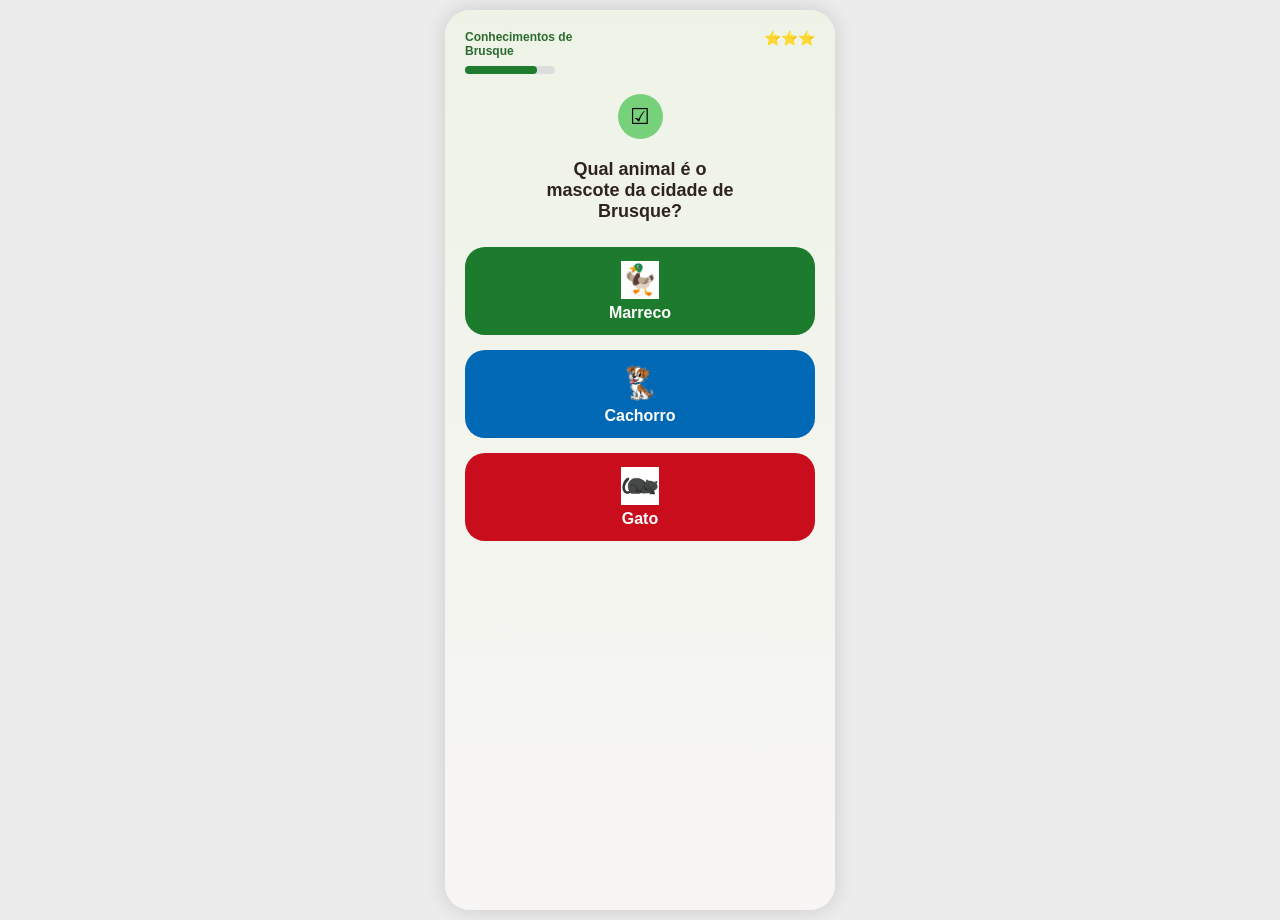
<file: perguntas/perg.html>
<!DOCTYPE html>
<html lang="pt-BR">
<head>
  <meta charset="UTF-8">
  <meta name="viewport" content="width=device-width, initial-scale=1.0">

  <link rel="stylesheet" href="../style.css">

  <title>Pergunta</title>
</head>
<body>

  <div class="celular">

    <div class="topo">

      <div>
        <p class="texto-topo">
          Conhecimentos de<br>Brusque
        </p>

        <div class="barra">
          <div class="progresso"></div>
        </div>
      </div>

      <div class="estrelas">⭐⭐⭐</div>

    </div>

    <div class="icone">☑</div>

    <h1>
      Qual animal é o<br>
      mascote da cidade de<br>
      Brusque?
    </h1>

    <div class="opcao verde">
      <img src="../img/marreco.png" alt="">
      <p>Marreco</p>
    </div>

    <div class="opcao azul">
      <img src="../img/cachorro.png" alt="">
      <p>Cachorro</p>
    </div>

    <div class="opcao vermelho">
      <img src="../img/gato.png" alt="">
      <p>Gato</p>
    </div>

  </div>

</body>
</html>
</file>
<file: style.css>
/* RESET */
*{
  margin:0;
  padding:0;
  box-sizing:border-box;
  font-family:Arial, Helvetica, sans-serif;
}

/* BODY */
body{
  background:#ececec;
  display:flex;
  justify-content:center;
  align-items:center;
  min-height:100vh;
  padding:10px;
}

/* CELULAR */
.celular{
  width:100%;
  max-width:390px;
  min-height:100vh;

  background:linear-gradient(to bottom, #eef3e7, #f7f5f4);

  border-radius:25px;
  overflow:hidden;
  position:relative;
  padding:20px;

  box-shadow:0 0 20px rgba(0,0,0,0.15);
}
/* ========================= */
/* TELA INICIAL */
/* ========================= */

.titulo{
  text-align:center;
  margin-top:10px;
}

.titulo h1{
  color:#17752c;
  font-size:48px;
  font-weight:900;
  line-height:50px;
}

.titulo h2{
  color:#0b5fa5;
  font-size:48px;
  font-weight:900;
}

.subtitulo{
  width:260px;
  margin:25px auto;
  padding:14px;
  background:#fff;
  border-radius:30px;
  text-align:center;
  font-size:18px;
  font-weight:bold;
  color:#4b3c2f;
  box-shadow:0 3px 10px rgba(0,0,0,0.08);
}

/* PERSONAGEM */
.area-personagem{
  width:250px;
  height:280px;
  margin:20px auto;
  display:flex;
  justify-content:center;
  align-items:center;
}

.area-personagem img{
  width:100%;
  height:100%;
  object-fit:contain;
}

/* BOTÃO */
.botao{
  width:280px;
  height:85px;
  margin:20px auto;
  background:#147224;
  border-radius:28px;
  color:#fff;
  font-size:28px;
  font-weight:900;
  display:flex;
  justify-content:center;
  align-items:center;
  gap:15px;
  cursor:pointer;
  box-shadow:0 10px 0 #0e5519;
  transition:.2s;
}

.botao:hover{
  transform:translateY(2px);
  box-shadow:0 7px 0 #0e5519;
}

.play{
  width:55px;
  height:55px;
  border-radius:50%;
  background:#fff;
  color:#147224;
  font-size:28px;
  font-weight:bold;
  display:flex;
  justify-content:center;
  align-items:center;
}

.texto-inferior{
  text-align:center;
  margin-top:25px;
  color:#8a8a8a;
  font-size:20px;
}

/* MENU */
.menu{
  width:100%;
  height:110px;
  background:#fff;
  position:absolute;
  bottom:0;
  left:0;
  border-radius:35px 35px 0 0;
  display:flex;
  justify-content:space-around;
  align-items:center;
  box-shadow:0 -5px 15px rgba(0,0,0,0.08);
}

.item-menu{
  text-align:center;
  color:#6aa1c7;
  font-size:18px;
  font-weight:bold;
}

.inicio{
  background:#147224;
  color:#fff;
  padding:18px 30px;
  border-radius:18px;
  margin-top:-35px;
  box-shadow:0 8px 15px rgba(20,114,36,0.3);
}

/* ========================= */
/* TELA DE PERGUNTAS */
/* ========================= */

.topo{
  display:flex;
  justify-content:space-between;
  align-items:flex-start;
}

.texto-topo{
  font-size:12px;
  color:#2c6b2f;
  font-weight:bold;
  margin-bottom:8px;
}

/* BARRA */
.barra{
  width:90px;
  height:8px;
  background:#ddd;
  border-radius:10px;
}

.progresso{
  width:80%;
  height:100%;
  background:#1f7b2d;
  border-radius:10px;
}

/* ESTRELAS */
.estrelas{
  font-size:14px;
  color:gold;
}

/* ÍCONE */
.icone{
  width:45px;
  height:45px;
  background:#77d17b;
  border-radius:50%;
  margin:20px auto;
  display:flex;
  justify-content:center;
  align-items:center;
  font-size:22px;
}

/* TÍTULO PERGUNTA */
h1{
  text-align:center;
  font-size:18px;
  color:#2f241d;
  margin-bottom:25px;
}

/* OPÇÕES */
.opcao{
  width:100%;
  height:88px;
  border-radius:20px;
  margin-bottom:15px;
  color:#fff;
  font-weight:bold;
  display:flex;
  flex-direction:column;
  justify-content:center;
  align-items:center;
}

.opcao img{
  width:38px;
  margin-bottom:5px;
}

.verde{background:#1d7b2d;}
.azul{background:#0068b4;}
.vermelho{background:#c90d1c;}

/* DICA */
.dica{
  width:95px;
  margin-top:10px;
  margin-left:auto;
  padding:10px;
  background:#fff7f0;
  border-radius:15px;
  font-size:10px;
  color:#5a4d45;
  text-align:center;
  box-shadow:0 2px 8px rgba(0,0,0,0.1);
}
</file>
